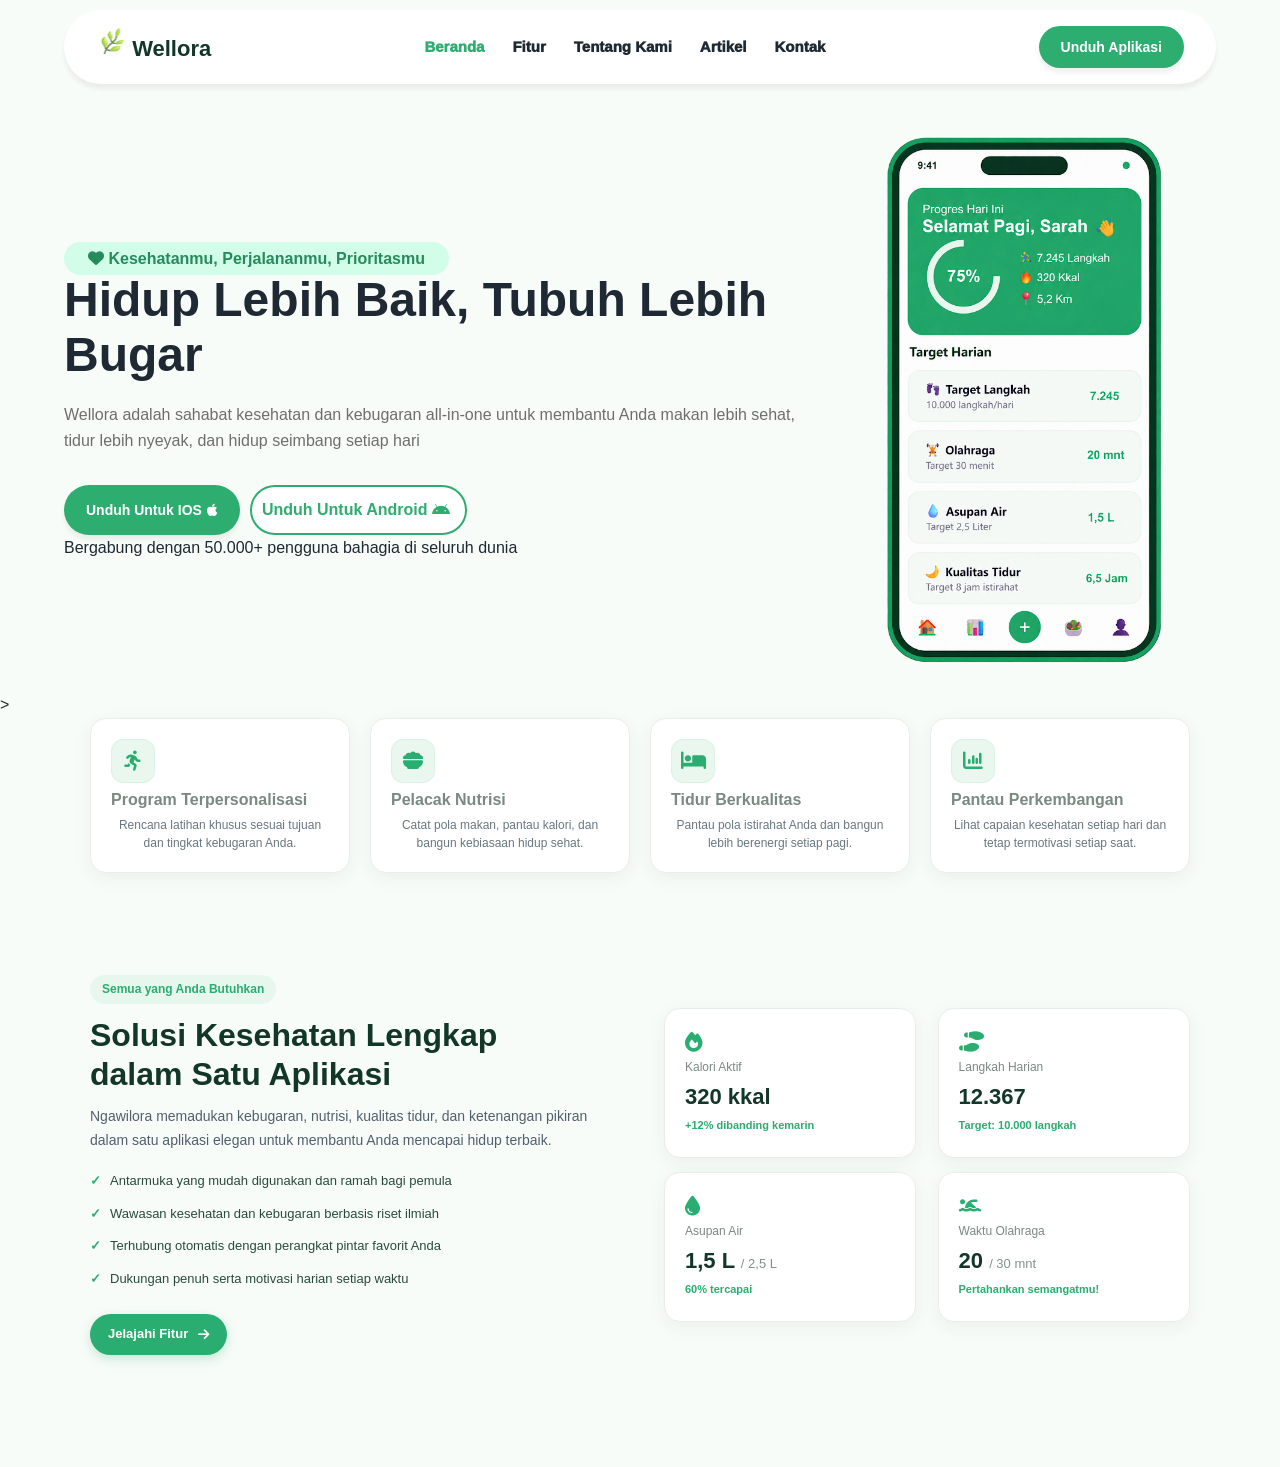
<file: New folder/wellora/index.html>
<!DOCTYPE html>
<html lang="en">


<head>
    <meta charset="UTF-8">
    <meta name="viewport" content="width=device-width, initial-scale=1.0">
    <title>Wellora</title>
    <link rel="stylesheet" href="style.css">
    <link rel="stylesheet" href="https://cdnjs.cloudflare.com/ajax/libs/font-awesome/6.7.2/css/all.min.css" />
</head>


<body>
    <header>
        <!-- logo  -->
        <a href="#" class="nav-logo">
            <span class="nav-logo-icon">
                <img src="aset/photos/logo-wellora.png" alt="icon wellora" width="30" height="30">
            </span>
            Wellora
        </a>


        <!-- menu -->
        <nav class="nav-menu">
            <a href="#" class="nav-item active"> Beranda </a>
            <a href="#" class="nav-item"> Fitur </a>
            <a href="#" class="nav-item"> Tentang Kami </a>
            <a href="#" class="nav-item"> Artikel </a>
            <a href="#" class="nav-item"> Kontak </a>
        </nav>




        <!-- tombol -->
         <div class="nav-button">
            <a href="#" class="btn-unduh"> Unduh Aplikasi </a>
         </div>


    </header>

    <section class="hero">
        <div class="text-hero">
           
            <span class="badge-hero">
                <i class="fa-solid fa-heart"></i>
                Kesehatanmu, Perjalananmu, Prioritasmu
            </span>

            <h1 class="judul-hero">
                Hidup Lebih Baik, Tubuh Lebih Bugar
            </h1>

            <p class="deskripsi-hero">
                Wellora adalah sahabat kesehatan dan kebugaran all-in-one untuk membantu Anda makan lebih sehat, tidur lebih nyeyak, dan hidup seimbang setiap hari
            </p>

            <div class="btn-hero">
                <a href="#" class="ios">
                    Unduh Untuk IOS
                    <i class="fa-brands fa-apple"></i>
                </a>
                <a href="#" class="android">
                    Unduh Untuk Android
                    <i class="fa-brands fa-android"></i>
                </a>
            </div>

            <div class="tagline">
                Bergabung dengan 50.000+ pengguna bahagia di seluruh dunia
            </div>
        </div>

        <div class="gambar-hero">
            <img src="aset/photos/mobile.png" alt="mobile app" class="gambar  nbn ">
        </div>
    </section>>

    <section class="fitur">
        <div class="card">
            <span class="card-icon">
                <i class="fa-solid fa-person-running" aria-hidden="true"></i>
            </span>

            <h2>
                Program Terpersonalisasi
            </h2>
            
            <p>
                Rencana latihan khusus sesuai tujuan dan tingkat kebugaran Anda.
            </p>
        </div>

        <div class="card">
            <span class="card-icon">
                <i class="fa-solid fa-bowl-food" aria-hidden="true"></i>
            </span>

            <h2>
                Pelacak Nutrisi
            </h2>

            <p>
                Catat pola makan, pantau kalori, dan bangun kebiasaan hidup sehat.
            </p>
        </div>

        <div class="card">
            <span class="card-icon">
                <i class="fa-solid fa-bed" aria-hidden="true"></i>
            </span>

            <h2>
                Tidur Berkualitas
            </h2>

            <p>
                Pantau pola istirahat Anda dan bangun lebih berenergi setiap pagi.
            </p>
        </div>

        <div class="card">
            <span class="card-icon">
                <i class="fa-solid fa-chart-column" aria-hidden="true"></i>
            </span>

            <h2>
                Pantau Perkembangan
            </h2>
            <p>
                Lihat capaian kesehatan setiap hari dan tetap termotivasi setiap saat.
            </p>
        </div>
    </section>

    <section class="solusi">
        <div class="solusi-copy">
            <span class="solusi-badge">Semua yang Anda Butuhkan</span>
            <h2>Solusi Kesehatan Lengkap dalam Satu Aplikasi</h2>
            <p class="solusi-desc">Ngawilora memadukan kebugaran, nutrisi, kualitas tidur, dan ketenangan pikiran dalam satu aplikasi elegan untuk membantu Anda mencapai hidup terbaik.</p>
            <ul class="solusi-list">
                <li>Antarmuka yang mudah digunakan dan ramah bagi pemula</li>
                <li>Wawasan kesehatan dan kebugaran berbasis riset ilmiah</li>
                <li>Terhubung otomatis dengan perangkat pintar favorit Anda</li>
                <li>Dukungan penuh serta motivasi harian setiap waktu</li>
            </ul>
            <a href="#" class="solusi-button">Jelajahi Fitur <i class="fa-solid fa-arrow-right" aria-hidden="true"></i></a>
        </div>
        <div class="grid">
            <article class="card">
                <i class="fa-solid fa-fire"></i>
                <span class="stat-label">Kalori Aktif</span>
                <strong>320 kkal</strong>
                <span class="stat-note">+12% dibanding kemarin</span>
            </article>
            <article class="card">
                <i class="fa-solid fa-shoe-prints stat-icon" aria-hidden="true"></i>
                <span class="stat-label">Langkah Harian</span>
                <strong>12.367</strong>
                <span class="stat-note">Target: 10.000 langkah</span>
            </article>
            <article class="card">
                <i class="fa-solid fa-droplet stat-icon" aria-hidden="true"></i>
                <span class="stat-label">Asupan Air</span>
                <strong>1,5 L <small>/ 2,5 L</small></strong>
                <span class="stat-note">60% tercapai</span>
            </article>
            <article class="card">
                <i class="fa-solid fa-person-swimming stat-icon" aria-hidden="true"></i>
                <span class="stat-label">Waktu Olahraga</span>
                <strong>20 <small>/ 30 mnt</small></strong>
                <span class="stat-note">Pertahankan semangatmu!</span>
            </article>
        </div>
    </section>
</body>

</html>
</file>
<file: New folder/wellora/style.css>
/* reset all */
*{
    box-sizing: border-box;
    margin: 0;
    padding: 0;
}


body{
    font-family: 'Segoe UI', Tahoma, Geneva, Verdana, sans-serif;
    background-color: #F8FCF9;
    color: #1F2933;
    line-height: 1.6; /*jarak antar baris*/
}


/* header dan navbar */
header{
    width: 90%;
    max-width: 1300px;
    background-color: white;
    border-radius: 40px;
    box-shadow: 0 5px 5px rgba(1, 1, 1, 0.06);
    margin: 10px auto 30px auto;
    padding: 16px 32px;


    display: flex;
    justify-content: space-between;
}


.nav-logo{
    font-size: 22px;
    font-weight: 800;
    color: #12372A;
    text-decoration: none;
}


.nav-menu{
    display: flex;
    align-items: center;
    gap: 28px;
}


.nav-item{
    color: #1F2933;
    text-decoration: none;
    font-weight: 1000;
    font-size: 15px;
}

.nav-item:hover, .nav-item.active{
    color: #2EAD70;
    transition: color 0.3s ease;
}

.btn-unduh{
    background-color: #2EAD70;
    padding: 10px 22px;
    border-radius: 25px;
    color: white;
    text-decoration: none;
    font-weight: 700;
    font-size: 14px;

    display: flex;
    align-items: center;

    box-shadow: 0 5px 5px rgba(1, 1, 1, 0.06);
}

.btn-unduh:hover{
    background-color: #268b5a;
    transition: background-color 0.3s ease;
    transform: translateY(-2px);
    transition: transform 0.3s ease;
}

/* hero section */

.hero{
    width: 90%;
    max-width: 1300px;
    margin: 0 auto;
    
    display: flex;
    justify-content: space-between;
    align-items: center;
    gap: 40px;
}

.gambar{
    width: 90%;
    max-width: 500px;
    height: auto;
}

.badge-hero{
    background-color: #d2fde8;
    color: #268b5a;
    padding: 8px 24px;
    border-radius: 20px;
    font-weight: 800;
}

.judul-hero{
    font-size: 48px;
    color: #1F2933;
    font-weight: 800;
    line-height: 1.15;
    margin-bottom: 20px;
}

.deskripsi-hero{
    font-size: 16px;
    color: #6e6e6e;
    line-height: 1.65;
    margin-bottom: 30px;
}

.btn-hero{
    display: flex;
    gap: 10px;
}

.ios{
    background-color: #2EAD70;
    padding: 10px 22px;
    border-radius: 25px;
    color: white;
    text-decoration: none;
    font-weight: 700;
    font-size: 14px;

    display: flex;
    align-items: center;
    max-width: 180px;

    box-shadow: 0 5px 5px rgba(1, 1, 1, 0.06);

    .fa-brands.fa-apple{
        padding-left: 5px;
        align-items: center;
    }
}

.ios:hover{
    background-color: #268b5a;
    transition: background-color 0.3s ease;
    transform: translateY(-2px);
    transition: transform 0.3s ease;
}

.android{
    background-color: white;
    padding: 10px 10px;
    border-radius: 25px;
    color: #2EAD70;
    text-decoration: none;
    font-weight: 700;
    font: 14px;

    border-width: 2px;
    border-style: solid;
    border-color: #2EAD70;

    display: flex;
    align-items: center;
    max-width: 240px;

    .fa-brands.fa-android{
        padding: 5px;
        align-items: center;
    }
}

.android:hover{
    background-color: #c2c2c2;
    transition: background-color 0.3s ease;

    transform: translateY(-2px);
    transition: transform 0.3s ease;
}

.fitur{
    display: flex;
    align-items: center;
    justify-content: center;
    flex-wrap: nowrap;
    gap: 20px;
    width: 90%;
    max-width: 1100px;
    margin: 0 auto 60px;
}

.card {
    display: flex;
  flex-direction: column;
  align-items: center;
  justify-content: center;
  width: 25%;
  min-height: 190px;
  padding: 20px 16px;
  background-color: #ffffff;
  border: 1px solid #e2e8f0;
  border-radius: 16px;
  box-shadow: 0 5px 18px rgba(18, 55, 42, 0.07);
  gap: 16px;
  color: #12372a;
  text-align: center;
  transition: transform 0.2s ease;
}

.card:hover{
    background-color: #ffffff;
    transform: translateY(-4px);
    box-shadow: 0 10px 24px rgba(18, 55, 42, 0.12);
}

.card h2 {
    font-size: 16px;
    line-height: 1.35;
}

.card p {
    color: #687780;
    font-size: 12px;
    line-height: 1.5;
}

.card-icon {
    display: grid;
    place-items: center;
    width: 44px;
    height: 44px;
    border: 1px solid #d9f2e3;
    border-radius: 12px;
    color: #2aad70;
    font-size: 20px;
    background-color: #eaf7ef;
}

.solusi {
    display: flex;
    justify-content: space-between;
    align-items: center;
    gap: 48px;
    width: 90%;
    max-width: 1100px;
    margin: 0 auto 70px;
    padding: 42px 0;
}

.solusi-copy {
    width: 48%;
}

.solusi-badge {
    display: inline-block;
    margin-bottom: 12px;
    padding: 5px 12px;
    border-radius: 20px;
    background: #e7f7ee;
    color: #2aad70;
    font-size: 12px;
    font-weight: 700;
}

.solusi-copy h2 {
    max-width: 480px;
    margin-bottom: 12px;
    color: #12372a;
    font-size: 32px;
    line-height: 1.2;
}

.solusi-desc {
    margin-bottom: 18px;
    color: #52606d;
    font-size: 14px;
    line-height: 1.7;
}

.solusi-list {
    display: flex;
    flex-direction: column;
    gap: 12px;
    margin-bottom: 24px;
    padding: 0;
    color: #294b3c;
    font-size: 13px;
    list-style: none;
}

.solusi-list li::before {
    content: "✓";
    margin-right: 9px;
    color: #2aad70;
    font-weight: 800;
}

.solusi-button {
    display: inline-flex;
    align-items: center;
    gap: 10px;
    padding: 10px 18px;
    border-radius: 24px;
    background: #2aad70;
    box-shadow: 0 4px 12px rgba(46, 173, 112, 0.25);
    color: #fff;
    font-size: 13px;
    font-weight: 700;
    text-decoration: none;
    transition: background-color 0.2s ease, transform 0.2s ease;
}

.solusi-button:hover {
    transform: translateY(-2px);
    background: #248c5a;
}

.grid {
    display: flex;
    flex-wrap: wrap;
    justify-content: space-between;
    gap: 14px;
    width: 48%;
}

.card {
    display: flex;
    min-height: 150px;
    flex-direction: column;
    align-items: flex-start;
    justify-content: center;
    gap: 6px;
    padding: 20px;
    border: 1px solid #e8efeb;
    border-radius: 16px;
    background: #fff;
    box-shadow: 0 5px 18px rgba(18, 55, 42, 0.06);
    width: 48%;
    color: #7a8982;
    font-size: 12px;
}

.card i {
    color: #2aad70;
    font-size: 20px;
}

.card strong {
    color: #12372a;
    font-size: 22px;
    line-height: 1.25;
}

.card strong small {
    color: #83918a;
    font-size: 13px;
    font-weight: 500;
}

.card strong + span {
    color: #2aad70;
    font-size: 11px;
    font-weight: 600;
}
</file>
